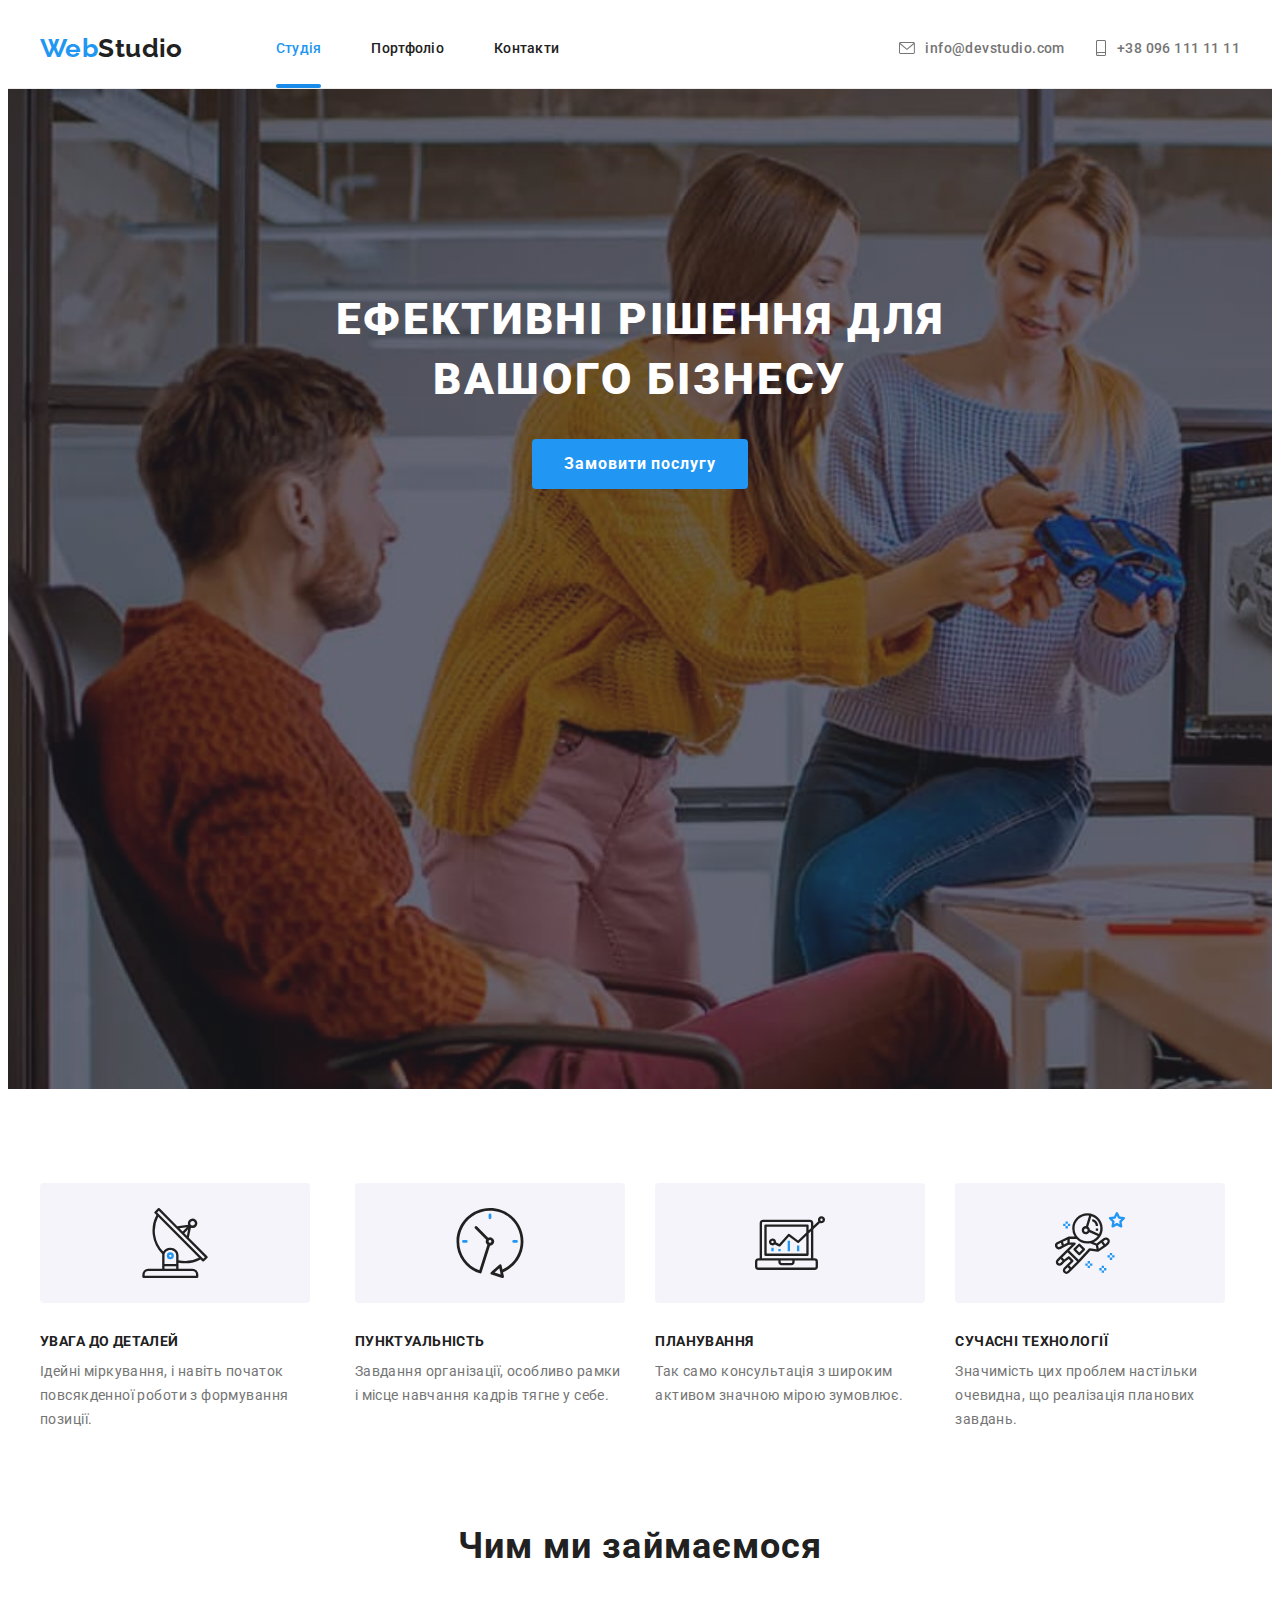
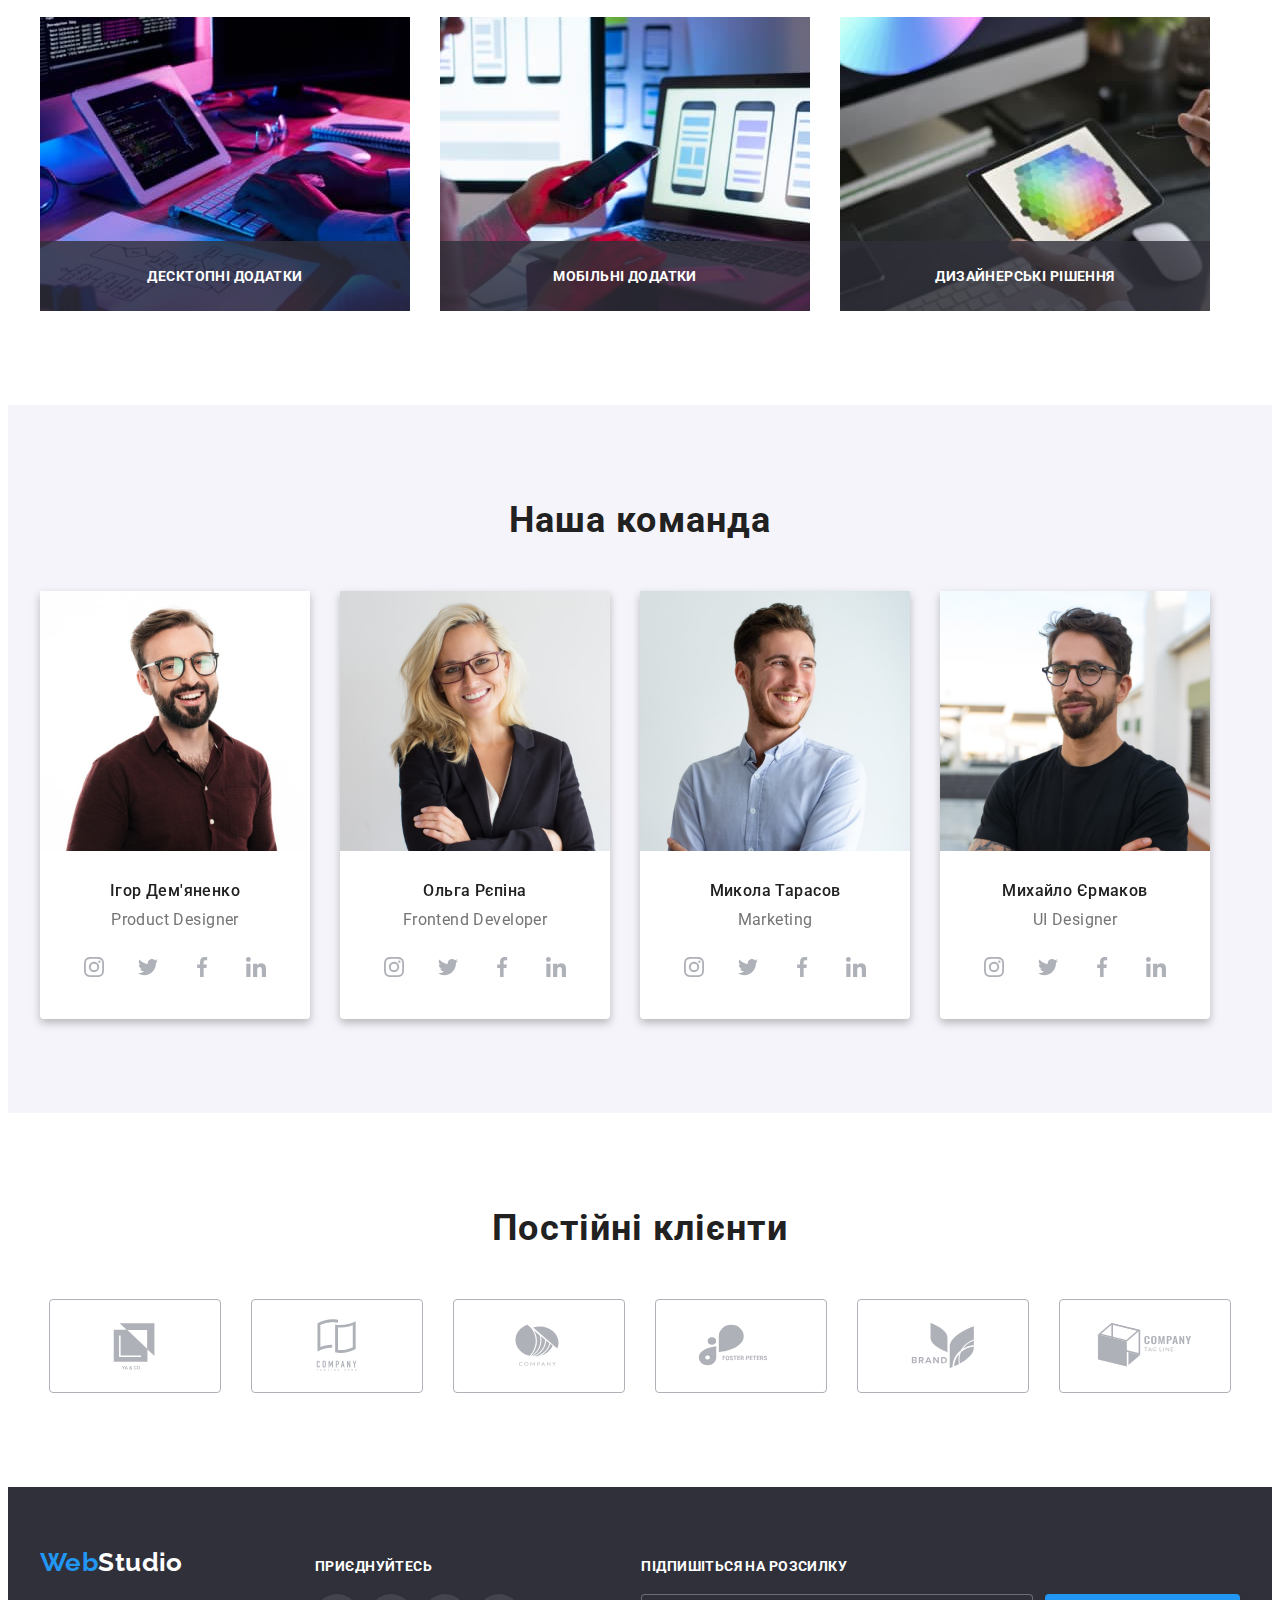
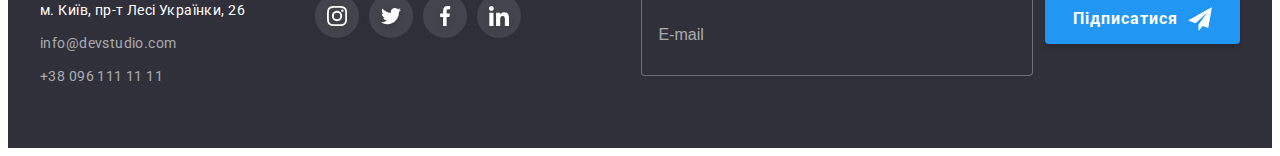
<file: index.html>
<!DOCTYPE html>
<html lang="uk">
  <head>
    <meta charset="UTF-8" />
    <meta http-equiv="X-UA-Compatible" content="IE=edge" />
    <meta name="viewport" content="width=device-width, initial-scale=1.0" />
    <title>Студія</title>
    <link rel="preconnect" href="https://fonts.googleapis.com" />
    <link rel="preconnect" href="https://fonts.gstatic.com" crossorigin />
    <link
      href="https://fonts.googleapis.com/css2?family=Raleway:wght@700&family=Roboto:wght@400;500;700;900&display=swap"
      rel="stylesheet"
    />
    <link
      rel="stylesheet"
      href="https://cdnjs.cloudflare.com/ajax/libs/modern-normalize/1.1.0/modern-normalize.min.css"
      integrity="sha512-wpPYUAdjBVSE4KJnH1VR1HeZfpl1ub8YT/NKx4PuQ5NmX2tKuGu6U/JRp5y+Y8XG2tV+wKQpNHVUX03MfMFn9Q=="
      crossorigin="anonymous"
      referrerpolicy="no-referrer"
    />
    <link rel="stylesheet" href="./css/styles.css" />
  </head>

  <body>
    <!-- Шапка сайту -->
    <header class="menu">
      <div class="main-nav container">
        <nav class="navi">
          <a class="logo link" href="./index.html">Web<span class="logo-text-header">Studio</span></a>

          <ul class="navi-items list">
            <li class="item">
              <a class="header-link current" href="./index.html">Студія</a>
            </li>
            <li class="item">
              <a class="header-link" href="./portfolio.html">Портфоліо</a>
            </li>
            <li class="item"><a class="header-link" href="#">Контакти</a></li>
          </ul>
        </nav>

        <ul class="navi-contacts list">
          <li class="item">
            <a class="navi-link" href="mailto:info@devstudio.com">
              <svg class="navi-icon" width="16" height="12">
                <use href="./images/sprite.svg#icon-envelope"></use>
              </svg>
              info@devstudio.com</a
            >
          </li>
          <li class="item">
            <a class="navi-link" href="tel:+380961111111">
              <svg class="navi-icon" width="12" height="16">
                <use href="./images/sprite.svg#icon-smartphone"></use></svg
              >+38 096 111 11 11</a
            >
          </li>
        </ul>
      </div>
    </header>

    <main>
      <!-- Герой -->
      <section class="hero overlay">
        <div class="container">
          <h1 class="hero-title capitalize">Ефективні рішення для вашого бізнесу</h1>
          <button class="btn-primary" type="button" data-modal-open>Замовити послугу</button>
        </div>
      </section>

      <!-- Особливості -->
      <section class="features section">
        <div class="container">
          <h2 class="visually-hidden">Наші особливості</h2>
          <ul class="features-list list">
            <li class="features-item">
              <div class="thumb">
                <svg class="features-icon" width="70" height="70">
                  <use href="./images/sprite.svg#icon-antenna"></use>
                </svg>
              </div>
              <h3 class="features-title capitalize">Увага до деталей</h3>
              <p class="features-desc">Ідейні міркування, і навіть початок повсякденної роботи з формування позиції.</p>
            </li>
            <li class="features-item">
              <div class="thumb">
                <svg class="features-icon" width="70" height="70">
                  <use href="./images/sprite.svg#icon-clock"></use>
                </svg>
              </div>
              <h3 class="features-title capitalize">Пунктуальність</h3>
              <p class="features-desc">Завдання організації, особливо рамки і місце навчання кадрів тягне у себе.</p>
            </li>
            <li class="features-item">
              <div class="thumb">
                <svg class="features-icon" width="70" height="70">
                  <use href="./images/sprite.svg#icon-diagram"></use>
                </svg>
              </div>
              <h3 class="features-title capitalize">Планування</h3>
              <p class="features-desc">Так само консультація з широким активом значною мірою зумовлює.</p>
            </li>
            <li class="features-item">
              <div class="thumb">
                <svg class="features-icon" width="70" height="70">
                  <use href="./images/sprite.svg#icon-astronaut"></use>
                </svg>
              </div>
              <h3 class="features-title capitalize">Сучасні технології</h3>
              <p class="features-desc">Значимість цих проблем настільки очевидна, що реалізація планових завдань.</p>
            </li>
          </ul>
        </div>
      </section>

      <!-- Чим ми займаємося -->
      <section class="activities section">
        <div class="container">
          <h2 class="section-title">Чим ми займаємося</h2>
          <ul class="activities-list list">
            <li class="activities-item">
              <img class="activities-img" src="./images/box1.jpg" alt="Верстка макету" width="370" height="294" />
              <p class="activities-desc capitalize">Десктопні додатки</p>
            </li>
            <li class="activities-item">
              <img
                class="activities-img"
                src="./images/box2.jpg"
                alt="Адаптація для гаджетів"
                width="370"
                height="294"
              />
              <p class="activities-desc capitalize">Мобільні додатки</p>
            </li>
            <li class="activities-item">
              <img class="activities-img" src="./images/box3.jpg" alt="Стилізація сайту" width="370" height="294" />
              <p class="activities-desc capitalize">Дизайнерські рішення</p>
            </li>
          </ul>
        </div>
      </section>

      <!-- Наша команда -->
      <section class="team section">
        <div class="container">
          <h2 class="section-title">Наша команда</h2>
          <ul class="team-list list">
            <li class="team-item">
              <img class="team-img" src="./images/member1.jpg" width="270" height="260" alt="Ігор Дем'яненко" />
              <div class="team-desc">
                <h3 class="team-name">Ігор Дем'яненко</h3>
                <p class="team-role">Product Designer</p>
                <ul class="team-social-links list">
                  <li class="thumb">
                    <a class="team-link" href="#">
                      <svg class="team-icon" width="20" height="20">
                        <use href="./images/sprite.svg#icon-instagram"></use>
                      </svg>
                    </a>
                  </li>
                  <li class="thumb">
                    <a class="team-link" href="#">
                      <svg class="team-icon" width="20" height="20">
                        <use href="./images/sprite.svg#icon-twitter"></use>
                      </svg>
                    </a>
                  </li>
                  <li class="thumb">
                    <a class="team-link" href="#">
                      <svg class="team-icon" width="20" height="20">
                        <use href="./images/sprite.svg#icon-facebook"></use>
                      </svg>
                    </a>
                  </li>
                  <li class="thumb">
                    <a class="team-link" href="#">
                      <svg class="team-icon" width="20" height="20">
                        <use href="./images/sprite.svg#icon-linkedin"></use>
                      </svg>
                    </a>
                  </li>
                </ul>
              </div>
            </li>

            <li class="team-item">
              <img class="team-img" src="./images/member2.jpg" width="270" height="260" alt="Ольга Рєпіна" />
              <div class="team-desc">
                <h3 class="team-name">Ольга Рєпіна</h3>
                <p class="team-role">Frontend Developer</p>
                <ul class="team-social-links list">
                  <li class="thumb">
                    <a class="team-link" href="#">
                      <svg class="team-icon" width="20" height="20">
                        <use href="./images/sprite.svg#icon-instagram"></use>
                      </svg>
                    </a>
                  </li>
                  <li class="thumb">
                    <a class="team-link" href="#">
                      <svg class="team-icon" width="20" height="20">
                        <use href="./images/sprite.svg#icon-twitter"></use>
                      </svg>
                    </a>
                  </li>
                  <li class="thumb">
                    <a class="team-link" href="#">
                      <svg class="team-icon" width="20" height="20">
                        <use href="./images/sprite.svg#icon-facebook"></use>
                      </svg>
                    </a>
                  </li>
                  <li class="thumb">
                    <a class="team-link" href="#">
                      <svg class="team-icon" width="20" height="20">
                        <use href="./images/sprite.svg#icon-linkedin"></use>
                      </svg>
                    </a>
                  </li>
                </ul>
              </div>
            </li>

            <li class="team-item">
              <img class="team-img" src="./images/member3.jpg" width="270" height="260" alt="Микола Тарасов" />
              <div class="team-desc">
                <h3 class="team-name">Микола Тарасов</h3>
                <p class="team-role">Marketing</p>
                <ul class="team-social-links list">
                  <li class="thumb">
                    <a class="team-link" href="#">
                      <svg class="team-icon" width="20" height="20">
                        <use href="./images/sprite.svg#icon-instagram"></use>
                      </svg>
                    </a>
                  </li>
                  <li class="thumb">
                    <a class="team-link" href="#">
                      <svg class="team-icon" width="20" height="20">
                        <use href="./images/sprite.svg#icon-twitter"></use>
                      </svg>
                    </a>
                  </li>
                  <li class="thumb">
                    <a class="team-link" href="#">
                      <svg class="team-icon" width="20" height="20">
                        <use href="./images/sprite.svg#icon-facebook"></use>
                      </svg>
                    </a>
                  </li>
                  <li class="thumb">
                    <a class="team-link" href="#">
                      <svg class="team-icon" width="20" height="20">
                        <use href="./images/sprite.svg#icon-linkedin"></use>
                      </svg>
                    </a>
                  </li>
                </ul>
              </div>
            </li>

            <li class="team-item">
              <img class="team-img" src="./images/member4.jpg" width="270" height="260" alt="Михайло Єрмаков" />
              <div class="team-desc">
                <h3 class="team-name">Михайло Єрмаков</h3>
                <p class="team-role">UI Designer</p>
                <ul class="team-social-links list">
                  <li class="thumb">
                    <a class="team-link" href="#">
                      <svg class="team-icon" width="20" height="20">
                        <use href="./images/sprite.svg#icon-instagram"></use>
                      </svg>
                    </a>
                  </li>
                  <li class="thumb">
                    <a class="team-link" href="#">
                      <svg class="team-icon" width="20" height="20">
                        <use href="./images/sprite.svg#icon-twitter"></use>
                      </svg>
                    </a>
                  </li>
                  <li class="thumb">
                    <a class="team-link" href="#">
                      <svg class="team-icon" width="20" height="20">
                        <use href="./images/sprite.svg#icon-facebook"></use>
                      </svg>
                    </a>
                  </li>
                  <li class="thumb">
                    <a class="team-link" href="#">
                      <svg class="team-icon" width="20" height="20">
                        <use href="./images/sprite.svg#icon-linkedin"></use>
                      </svg>
                    </a>
                  </li>
                </ul>
              </div>
            </li>
          </ul>
        </div>
      </section>

      <section class="clients section">
        <div class="container">
          <h2 class="section-title">Постійні клієнти</h2>

          <ul class="clients-list list">
            <li class="clients-item">
              <a class="clients-link" href="#">
                <svg class="client-icon" width="106" height="60">
                  <use href="./images/sprite.svg#icon-clientfirst"></use>
                </svg>
              </a>
            </li>

            <li class="clients-item">
              <a class="clients-link" href="#">
                <svg class="client-icon" width="106" height="60">
                  <use href="./images/sprite.svg#icon-clientsecond"></use>
                </svg>
              </a>
            </li>

            <li class="clients-item">
              <a class="clients-link" href="#">
                <svg class="client-icon" width="106" height="60">
                  <use href="./images/sprite.svg#icon-clientthird"></use>
                </svg>
              </a>
            </li>

            <li class="clients-item">
              <a class="clients-link" href="#">
                <svg class="client-icon" width="106" height="60">
                  <use href="./images/sprite.svg#icon-clientfourth"></use>
                </svg>
              </a>
            </li>

            <li class="clients-item">
              <a class="clients-link" href="#">
                <svg class="client-icon" width="106" height="60">
                  <use href="./images/sprite.svg#icon-clientfifth"></use>
                </svg>
              </a>
            </li>

            <li class="clients-item">
              <a class="clients-link" href="#">
                <svg class="client-icon" width="106" height="60">
                  <use href="./images/sprite.svg#icon-clientsixth"></use>
                </svg>
              </a>
            </li>
          </ul>
        </div>
      </section>
    </main>

    <!-- Підвал -->
    <footer class="footer">
      <div class="container">
        <div class="footer-info">
          <a class="logo" href="./index.html">Web<span class="logo-text-footer">Studio</span></a>
          <address class="footer-contacts">
            <ul class="address-list list">
              <li class="address-item">
                <a
                  class="address-link"
                  href="https://goo.gl/maps/n3ZvedRcKPrbeR4S9"
                  target="_blank"
                  rel="noreferrer noopener nofollow"
                  >м. Київ, пр-т Лесі Українки, 26</a
                >
              </li>
              <li class="address-item">
                <a class="footer-link" href="mailto:info@devstudio.com">info@devstudio.com</a>
              </li>
              <li class="address-item">
                <a class="footer-link" href="tel:+380961111111">+38 096 111 11 11</a>
              </li>
            </ul>
          </address>
        </div>

        <div class="join-us">
          <p class="join-us-title capitalize">Приєднуйтесь</p>
          <ul class="join-us-links list">
            <li class="thumb">
              <a class="social-link-footer" href="#">
                <svg class="footer-icon" width="20" height="20">
                  <use href="./images/sprite.svg#icon-instagram"></use>
                </svg>
              </a>
            </li>
            <li class="thumb">
              <a class="social-link-footer" href="#">
                <svg class="footer-icon" width="20" height="20">
                  <use href="./images/sprite.svg#icon-twitter"></use>
                </svg>
              </a>
            </li>
            <li class="thumb">
              <a class="social-link-footer" href="#">
                <svg class="footer-icon" width="20" height="20">
                  <use href="./images/sprite.svg#icon-facebook"></use>
                </svg>
              </a>
            </li>
            <li class="thumb">
              <a class="social-link-footer" href="#">
                <svg class="footer-icon" width="20" height="20">
                  <use href="./images/sprite.svg#icon-linkedin"></use>
                </svg>
              </a>
            </li>
          </ul>
        </div>

        <div class="subscribe">
          <p class="subscribe-title capitalize">Підпишіться на розсилку</p>
          <form class="subscribe-form">
            <input class="subscribe-input" name="subscribe-email" type="email" placeholder="E-mail" required />
            <button class="btn-primary" type="submit">
              Підписатися
              <svg class="send-icon" width="24" height="24">
                <use href="./images/sprite.svg#icon-send"></use>
              </svg>
            </button>
          </form>
        </div>
      </div>
    </footer>

    <!-- Модалка -->
    <div class="backdrop is-hidden" data-modal>
      <div class="modal">
        <button class="modal-close-btn" type="button" data-modal-close>
          <svg class="modal-close-icon" width="18" height="18">
            <use href="./images/sprite.svg#icon-close-modal-btn"></use>
          </svg>
        </button>

        <form class="feedback-form">
          <p class="feedback-slogan">Залиште свої дані, ми вам передзвонимо</p>

          <div class="form-field">
            <label for="feedback-name" class="form-label"> Ім'я </label>
            <input type="text" class="form-input" name="feedback-name" id="feedback-name" required />

            <svg class="feedback-form-icon" width="18" height="18">
              <use href="./images/sprite.svg#icon-person"></use>
            </svg>
          </div>

          <div class="form-field">
            <label for="feedback-tel" class="form-label"> Телефон </label>
            <input type="tel" class="form-input" name="feedback-tel" id="feedback-tel" required />

            <svg class="feedback-form-icon" width="18" height="18">
              <use href="./images/sprite.svg#icon-phone"></use>
            </svg>
          </div>

          <div class="form-field">
            <label for="feedback-email" class="form-label"> Пошта </label>
            <input type="text" class="form-input" name="feedback-email" id="feedback-email" required />

            <svg class="feedback-form-icon" width="18" height="18">
              <use href="./images/sprite.svg#icon-email"></use>
            </svg>
          </div>

          <div class="form-field comment">
            <label for="comment" class="form-label">Коментарій</label>
            <textarea class="comment-input" name="comment" id="comment" rows="5" placeholder="Введіть текст"></textarea>
          </div>

          <div class="check-container">
            <label class="check option unselectable">
              <input class="check__input" type="checkbox" required />
              <span class="check__box">
                <svg class="checkmark-icon" width="11" height="8">
                  <use href="./images/sprite.svg#icon-check-mark"></use>
                </svg>
              </span>
              Погоджуюся з розсилкою та приймаю<a class="checkbox-link" href="#">Умови договору</a>
            </label>
          </div>

          <button class="btn-primary" type="submit">Відправити</button>
        </form>
      </div>
    </div>

    <script src="./js/modal.js"></script>
  </body>
</html>
</file>
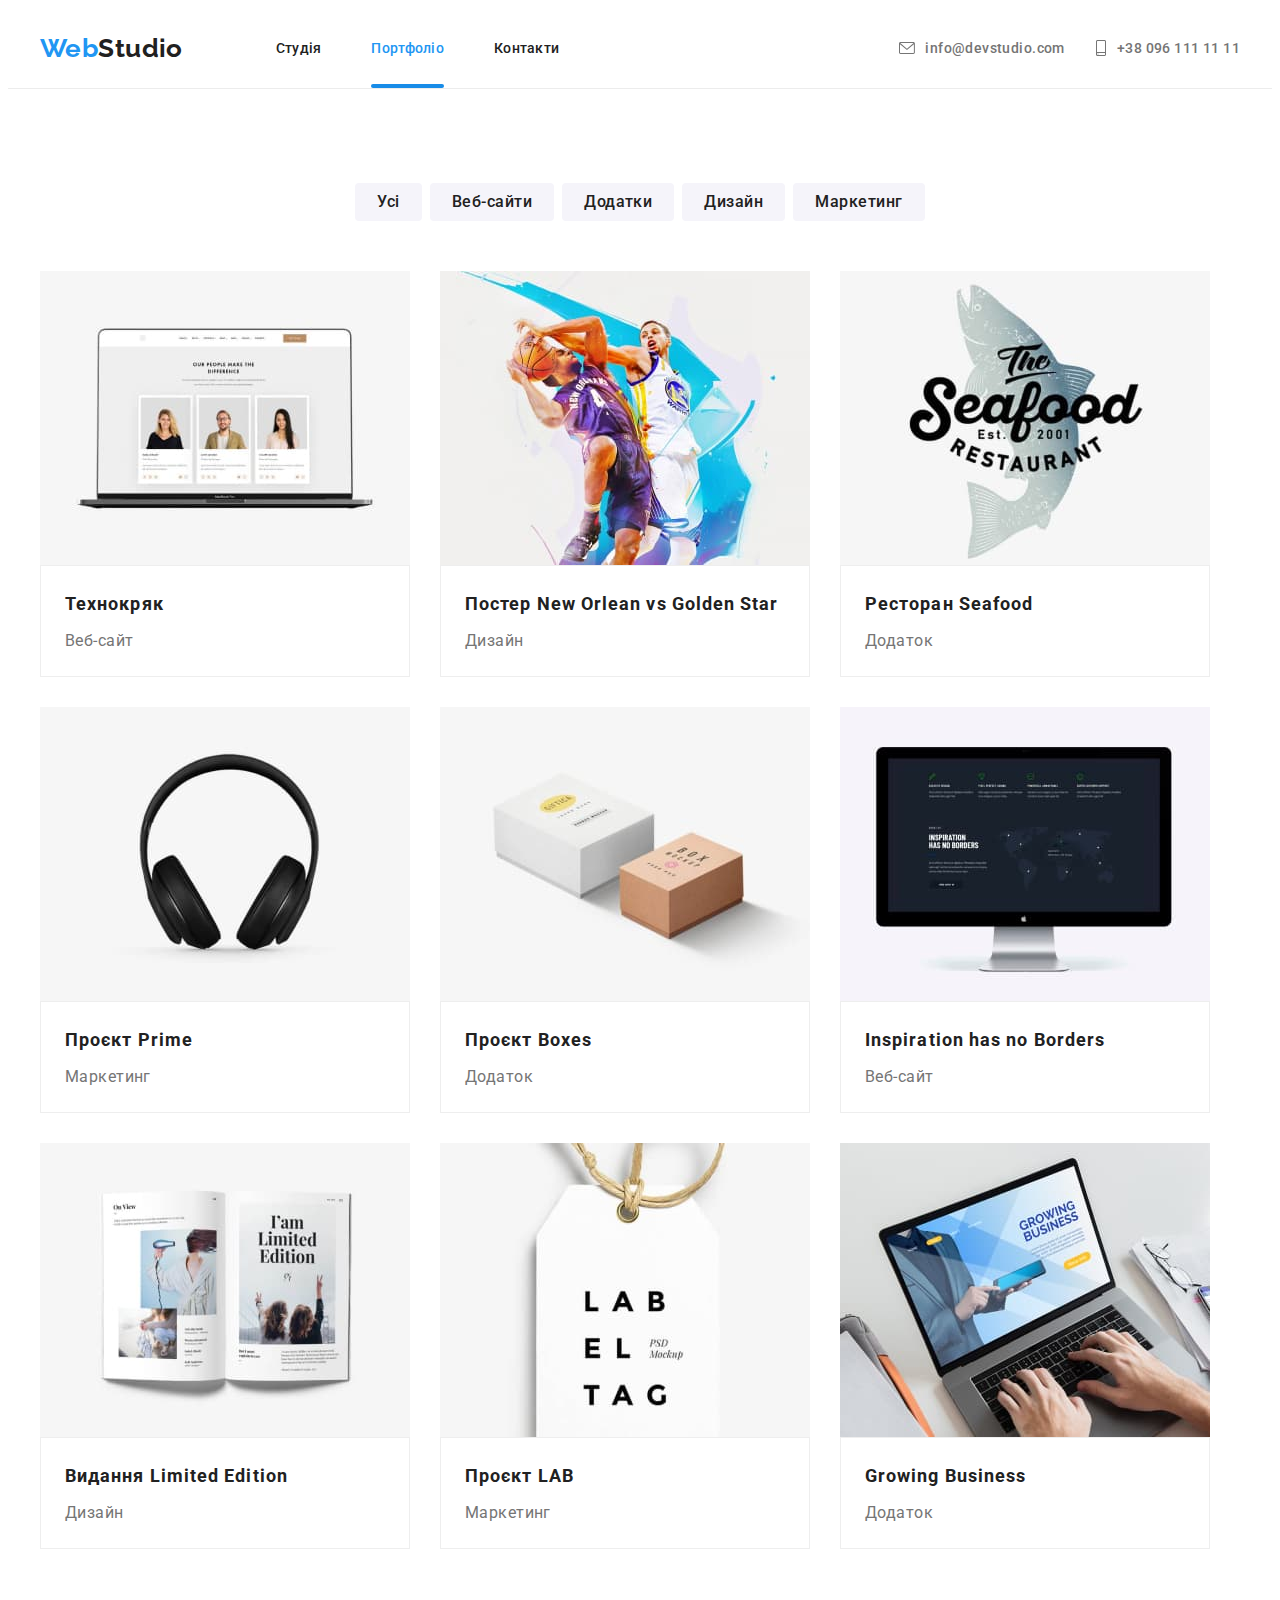
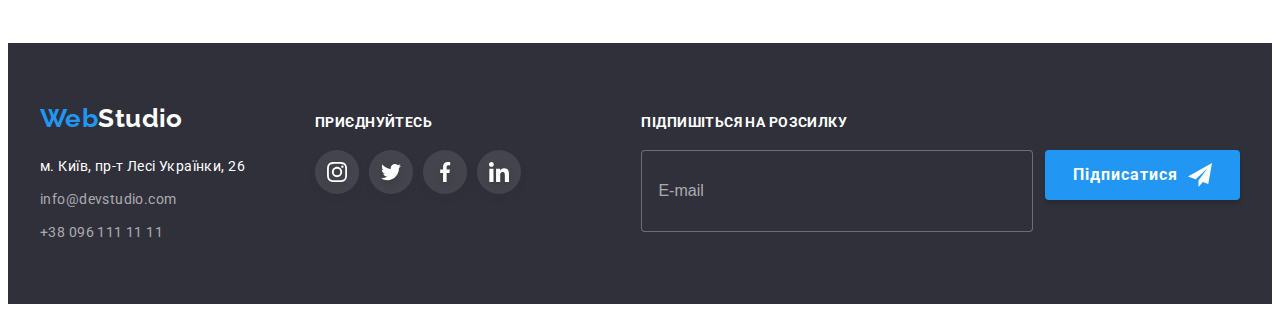
<file: portfolio.html>
<!DOCTYPE html>
<html lang="uk">
  <head>
    <meta charset="UTF-8" />
    <meta http-equiv="X-UA-Compatible" content="IE=edge" />
    <meta name="viewport" content="width=device-width, initial-scale=1.0" />
    <title>Портфоліо</title>
    <link rel="preconnect" href="https://fonts.googleapis.com" />
    <link rel="preconnect" href="https://fonts.gstatic.com" crossorigin />
    <link
      href="https://fonts.googleapis.com/css2?family=Raleway:wght@700&family=Roboto:wght@400;500;700;900&display=swap"
      rel="stylesheet"
    />
    <link
      rel="stylesheet"
      href="https://cdnjs.cloudflare.com/ajax/libs/modern-normalize/1.1.0/modern-normalize.min.css"
      integrity="sha512-wpPYUAdjBVSE4KJnH1VR1HeZfpl1ub8YT/NKx4PuQ5NmX2tKuGu6U/JRp5y+Y8XG2tV+wKQpNHVUX03MfMFn9Q=="
      crossorigin="anonymous"
      referrerpolicy="no-referrer"
    />
    <link rel="stylesheet" href="./css/styles.css" />
  </head>
  <body>
    <!-- Шапка сайту -->
    <header class="menu">
      <div class="main-nav container">
        <nav class="navi">
          <a class="logo link" href="./index.html">Web<span class="logo-text-header">Studio</span></a>

          <ul class="navi-items list">
            <li class="item">
              <a class="header-link" href="./index.html">Студія</a>
            </li>
            <li class="item">
              <a class="header-link current" href="./portfolio.html">Портфоліо</a>
            </li>
            <li class="item"><a class="header-link" href="#">Контакти</a></li>
          </ul>
        </nav>

        <ul class="navi-contacts list">
          <li class="item">
            <a class="navi-link" href="mailto:info@devstudio.com">
              <svg class="navi-icon" width="16" height="12">
                <use href="./images/sprite.svg#icon-envelope"></use>
              </svg>
              info@devstudio.com</a
            >
          </li>
          <li class="item">
            <a class="navi-link" href="tel:+380961111111">
              <svg class="navi-icon" width="12" height="16">
                <use href="./images/sprite.svg#icon-smartphone"></use></svg
              >+38 096 111 11 11</a
            >
          </li>
        </ul>
      </div>
    </header>

    <main>
      <section class="portfolio section">
        <div class="container">
          <h1 class="visually-hidden">Наші проєкти</h1>
          <ul class="filter-items list">
            <li class="item">
              <button type="button" class="btn-secondary">Усі</button>
            </li>
            <li class="item">
              <button type="button" class="btn-secondary">Веб-сайти</button>
            </li>
            <li class="item">
              <button type="button" class="btn-secondary">Додатки</button>
            </li>
            <li class="item">
              <button type="button" class="btn-secondary">Дизайн</button>
            </li>
            <li class="item">
              <button type="button" class="btn-secondary">Маркетинг</button>
            </li>
          </ul>

          <ul class="cards list">
            <li class="card">
              <a class="card-link" href="#">
                <div class="card-thumb">
                  <img class="card-img" src="./images/project1.jpg" width="370" height="294" alt="Технокряк" />
                  <div class="card-overlay">
                    <p class="card-overlay-desc">
                      Ресурс пропонує комплексні пропозиції з різним рівнем функціоналу та сервісів. Все це дозволить
                      відвідувачу отримати вичерпні відомості про компанію чи приватну особу.
                    </p>
                  </div>
                </div>

                <div class="card-desc">
                  <h2 class="card-title">Технокряк</h2>
                  <p class="card-type">Веб-сайт</p>
                </div>
              </a>
            </li>

            <li class="card">
              <a class="card-link" href="#">
                <div class="card-thumb">
                  <img
                    class="card-img"
                    src="./images/project2.jpg"
                    width="370"
                    height="294"
                    alt="Постер New Orlean vs Golden Star"
                  />
                  <div class="card-overlay">
                    <p class="card-overlay-desc">
                      Ресурс пропонує комплексні пропозиції з різним рівнем функціоналу та сервісів. Все це дозволить
                      відвідувачу отримати вичерпні відомості про компанію чи приватну особу.
                    </p>
                  </div>
                </div>

                <div class="card-desc">
                  <h2 class="card-title">Постер New Orlean vs Golden Star</h2>
                  <p class="card-type">Дизайн</p>
                </div>
              </a>
            </li>

            <li class="card">
              <a class="card-link" href="#">
                <div class="card-thumb">
                  <img class="card-img" src="./images/project3.jpg" width="370" height="294" alt="Ресторан Seafood" />
                  <div class="card-overlay">
                    <p class="card-overlay-desc">
                      Ресурс пропонує комплексні пропозиції з різним рівнем функціоналу та сервісів. Все це дозволить
                      відвідувачу отримати вичерпні відомості про компанію чи приватну особу.
                    </p>
                  </div>
                </div>

                <div class="card-desc">
                  <h2 class="card-title">Ресторан Seafood</h2>
                  <p class="card-type">Додаток</p>
                </div>
              </a>
            </li>

            <li class="card">
              <a class="card-link" href="#">
                <div class="card-thumb">
                  <img class="card-img" src="./images/project4.jpg" width="370" height="294" alt="Проєкт Prime" />
                  <div class="card-overlay">
                    <p class="card-overlay-desc">
                      Ресурс пропонує комплексні пропозиції з різним рівнем функціоналу та сервісів. Все це дозволить
                      відвідувачу отримати вичерпні відомості про компанію чи приватну особу.
                    </p>
                  </div>
                </div>

                <div class="card-desc">
                  <h2 class="card-title">Проєкт Prime</h2>
                  <p class="card-type">Маркетинг</p>
                </div>
              </a>
            </li>

            <li class="card">
              <a class="card-link" href="#">
                <div class="card-thumb">
                  <img class="card-img" src="./images/project5.jpg" width="370" height="294" alt="Проєкт Boxes" />
                  <div class="card-overlay">
                    <p class="card-overlay-desc">
                      Ресурс пропонує комплексні пропозиції з різним рівнем функціоналу та сервісів. Все це дозволить
                      відвідувачу отримати вичерпні відомості про компанію чи приватну особу.
                    </p>
                  </div>
                </div>

                <div class="card-desc">
                  <h2 class="card-title">Проєкт Boxes</h2>
                  <p class="card-type">Додаток</p>
                </div>
              </a>
            </li>

            <li class="card">
              <a class="card-link" href="#">
                <div class="card-thumb">
                  <img
                    class="card-img"
                    src="./images/project6.jpg"
                    width="370"
                    height="294"
                    alt="Inspiration has no Borders"
                  />
                  <div class="card-overlay">
                    <p class="card-overlay-desc">
                      Ресурс пропонує комплексні пропозиції з різним рівнем функціоналу та сервісів. Все це дозволить
                      відвідувачу отримати вичерпні відомості про компанію чи приватну особу.
                    </p>
                  </div>
                </div>

                <div class="card-desc">
                  <h2 class="card-title">Inspiration has no Borders</h2>
                  <p class="card-type">Веб-сайт</p>
                </div>
              </a>
            </li>

            <li class="card">
              <a class="card-link" href="#">
                <div class="card-thumb">
                  <img
                    class="card-img"
                    src="./images/project7.jpg"
                    width="370"
                    height="294"
                    alt="Видання Limited Edition"
                  />
                  <div class="card-overlay">
                    <p class="card-overlay-desc">
                      Ресурс пропонує комплексні пропозиції з різним рівнем функціоналу та сервісів. Все це дозволить
                      відвідувачу отримати вичерпні відомості про компанію чи приватну особу.
                    </p>
                  </div>
                </div>

                <div class="card-desc">
                  <h2 class="card-title">Видання Limited Edition</h2>
                  <p class="card-type">Дизайн</p>
                </div>
              </a>
            </li>

            <li class="card">
              <a class="card-link" href="#">
                <div class="card-thumb">
                  <img class="card-img" src="./images/project8.jpg" width="370" height="294" alt="Проєкт LAB" />
                  <div class="card-overlay">
                    <p class="card-overlay-desc">
                      Ресурс пропонує комплексні пропозиції з різним рівнем функціоналу та сервісів. Все це дозволить
                      відвідувачу отримати вичерпні відомості про компанію чи приватну особу.
                    </p>
                  </div>
                </div>

                <div class="card-desc">
                  <h2 class="card-title">Проєкт LAB</h2>
                  <p class="card-type">Маркетинг</p>
                </div>
              </a>
            </li>

            <li class="card">
              <a class="card-link" href="#">
                <div class="card-thumb">
                  <img class="card-img" src="./images/project9.jpg" width="370" height="294" alt="Growing Business" />
                  <div class="card-overlay">
                    <p class="card-overlay-desc">
                      Ресурс пропонує комплексні пропозиції з різним рівнем функціоналу та сервісів. Все це дозволить
                      відвідувачу отримати вичерпні відомості про компанію чи приватну особу.
                    </p>
                  </div>
                </div>

                <div class="card-desc">
                  <h2 class="card-title">Growing Business</h2>
                  <p class="card-type">Додаток</p>
                </div>
              </a>
            </li>
          </ul>
        </div>
      </section>
    </main>

    <!-- Підвал -->
    <footer class="footer">
      <div class="container">
        <div class="footer-info">
          <a class="logo" href="./index.html">Web<span class="logo-text-footer">Studio</span></a>
          <address class="footer-contacts">
            <ul class="address-list list">
              <li class="address-item">
                <a
                  class="address-link"
                  href="https://goo.gl/maps/n3ZvedRcKPrbeR4S9"
                  target="_blank"
                  rel="noreferrer noopener nofollow"
                  >м. Київ, пр-т Лесі Українки, 26</a
                >
              </li>
              <li class="address-item">
                <a class="footer-link" href="mailto:info@devstudio.com">info@devstudio.com</a>
              </li>
              <li class="address-item">
                <a class="footer-link" href="tel:+380961111111">+38 096 111 11 11</a>
              </li>
            </ul>
          </address>
        </div>

        <div class="join-us">
          <p class="join-us-title capitalize">Приєднуйтесь</p>
          <ul class="join-us-links list">
            <li class="thumb">
              <a class="social-link-footer" href="#">
                <svg class="footer-icon" width="20" height="20">
                  <use href="./images/sprite.svg#icon-instagram"></use>
                </svg>
              </a>
            </li>
            <li class="thumb">
              <a class="social-link-footer" href="#">
                <svg class="footer-icon" width="20" height="20">
                  <use href="./images/sprite.svg#icon-twitter"></use>
                </svg>
              </a>
            </li>
            <li class="thumb">
              <a class="social-link-footer" href="#">
                <svg class="footer-icon" width="20" height="20">
                  <use href="./images/sprite.svg#icon-facebook"></use>
                </svg>
              </a>
            </li>
            <li class="thumb">
              <a class="social-link-footer" href="#">
                <svg class="footer-icon" width="20" height="20">
                  <use href="./images/sprite.svg#icon-linkedin"></use>
                </svg>
              </a>
            </li>
          </ul>
        </div>

        <div class="subscribe">
          <p class="subscribe-title capitalize">Підпишіться на розсилку</p>
          <form class="subscribe-form">
            <input class="subscribe-input" name="subscribe-email" type="email" placeholder="E-mail" required />
            <button class="btn-primary" type="submit">
              Підписатися
              <svg class="send-icon" width="24" height="24">
                <use href="./images/sprite.svg#icon-send"></use>
              </svg>
            </button>
          </form>
        </div>
      </div>
    </footer>
  </body>
</html>
</file>
<file: css/styles.css>
/* 2196F3 blue logo color */
/* 000000 black logo color */
/* FFFFFF white main bgd color */
/* 212121 main font color */
/* 757575 tel color */
/* 757575 p color */

:root {
  --main-font-color: #212121;
  --main-bgd-color: #ffffff;
  --paragraph-color: #757575;
  --primary-logo-color: #2196f3;
  --contacts-color: rgba(255, 255, 255, 0.6);
  --btn-secondary-color: #f5f4fa;
  --btn-active-color: #188ce8;
  --card-border-color: #eeeeee;
  --footer-bgd-color: #2f303a;
  --border-color: #ececec;
  --team-icon-color: #afb1b8;
  --social-links-footer-color: rgba(255, 255, 255, 0.1);
  --activities-bgd-color: rgba(47, 48, 58, 0.8);
  --backdrop-bgd-color: rgba(0, 0, 0, 0.1);
  --card-overlay-bgd-color: rgba(33, 150, 243, 0.9);
  --input-border-color: rgba(33, 33, 33, 0.2);
  --placeholder-color: rgba(117, 117, 117, 0.5);
  --footer-input-border-color: rgba(255, 255, 255, 0.3);

  --time-function: 250ms cubic-bezier(0.4, 0, 0.2, 1);
}

body {
  background-color: var(--main-bgd-color);
  color: var(--main-font-color);
  font-family: 'Roboto', sans-serif;
  font-size: 14px;
  letter-spacing: 0.03em;
}

h1,
h2,
h3,
h4,
h5,
h6,
p {
  margin: 0;
}

img {
  display: block;
  max-width: 100%;
  height: auto;
}

textarea {
  resize: none;
}

.visually-hidden {
  position: absolute;
  width: 1px;
  height: 1px;
  margin: -1px;
  border: 0;
  padding: 0;
  white-space: nowrap;
  clip-path: inset(100%);
  clip: rect(0 0 0 0);
  overflow: hidden;
}

.unselectable {
  -webkit-touch-callout: none;
  -webkit-user-select: none;
  -khtml-user-select: none;
  -moz-user-select: none;
  -ms-user-select: none;
  user-select: none;
}

.list {
  margin: 0;
  padding-left: 0;
  list-style: none;
}

.section {
  padding-top: 94px;
  padding-bottom: 94px;
}

.container {
  width: 1200px;
  margin: 0 auto;
  padding: 0 15px;
}

.capitalize {
  text-transform: uppercase;
}

/* Стилі шапки */
.menu {
  border-bottom: 1px solid var(--border-color);
}

.main-nav > .navi {
  display: flex;
  align-items: center;
}

.navi > .navi-items {
  display: flex;
}

.main-nav > .navi-contacts {
  display: flex;
  margin-left: auto;
}

.item > .navi-link {
  display: block;
  padding-top: 32px;
  padding-bottom: 32px;
}

.main-nav {
  display: flex;
  align-items: center;
}

.navi-items > .item:not(:last-child) {
  margin-right: 50px;
}

.navi-contacts > .item:not(:last-child) {
  margin-right: 30px;
}

.logo {
  color: var(--primary-logo-color);
  font-family: 'Raleway', sans-serif;
  font-weight: 700;
  font-size: 26px;
  line-height: calc(31 / 26);
  text-decoration: none;
}

.navi > .logo {
  display: block;
  margin-right: 93px;
}

.logo-text-header {
  color: var(--main-font-color);
}

.navi-items > .item {
  position: relative;
}

.item > .header-link {
  display: block;
  padding-top: 32px;
  padding-bottom: 32px;

  font-weight: 500;
  line-height: calc(16 / 14);
  letter-spacing: 0.02em;
  text-decoration: none;

  transition: color var(--time-function);
}

.item > .header-link:link,
.item > .header-link:visited {
  color: var(--main-font-color);
}

.item > .header-link:hover,
.item > .header-link:focus {
  color: var(--primary-logo-color);
}

.item > .header-link.current {
  color: var(--primary-logo-color);
}

.item > .header-link.current::after {
  position: absolute;
  display: block;
  left: 0;
  bottom: 0;

  content: '';
  width: 100%;
  height: 4px;

  background-color: var(--btn-active-color);
  border-radius: 2px;
}

.item > .navi-link {
  display: flex;
  align-items: center;
  color: var(--paragraph-color);
  font-weight: 500;
  text-decoration: none;

  transition: color var(--time-function);
}

.item > .navi-link:hover,
.item > .navi-link:focus {
  color: var(--primary-logo-color);
}

.navi-link > .navi-icon {
  margin-right: 10px;
}

.navi-link > .navi-icon {
  fill: currentColor;

  transition: color var(--time-function);
}

.navi-link > .navi-icon:hover {
  fill: var(--primary-logo-color);
}

/* Стилі героя */
.hero {
  padding: 200px 0;

  background-color: var(--footer-bgd-color);
  text-align: center;
}

.overlay {
  max-width: 1600px;
  height: 600px;
  margin: 0 auto;
  background-image: linear-gradient(to right, rgba(47, 48, 58, 0.4), rgba(47, 48, 58, 0.4)), url(../images/hero.jpg);
  background-repeat: no-repeat;
  background-size: cover;
}

.hero-title {
  display: inline-block;

  width: 696px;
  margin-bottom: 30px;
  color: var(--main-bgd-color);
  font-weight: 900;
  font-size: 44px;
  line-height: calc(60 / 44);
  letter-spacing: 0.06em;
}

/* Button-primary */
.btn-primary {
  display: block;
  margin: 0 auto;
  padding: 10px 32px;

  font-family: inherit;
  color: var(--main-bgd-color);
  background-color: var(--primary-logo-color);
  font-weight: 700;
  font-size: 16px;
  line-height: calc(30 / 16);
  letter-spacing: 0.06em;
  border-radius: 4px;
  border: none;
  cursor: pointer;
}

.btn-primary:active {
  background-color: var(--btn-active-color);
}

/* Стилі заголовків секцій */
.section-title {
  margin-bottom: 50px;

  font-size: 36px;
  line-height: calc(42 / 36);
  text-align: center;
  letter-spacing: 0.03em;
}

/* Стилі особливостей */
.features-list {
  display: flex;
}

.features-list > .features-item:not(:last-child) {
  margin-right: 30px;
}

.features-title {
  margin-bottom: 10px;

  font-size: 14px;
  line-height: calc(16 / 14);
}

.features-desc {
  color: var(--paragraph-color);
  line-height: calc(24 / 14);
}

.features-item > .thumb {
  display: flex;
  width: 270px;
  height: 120px;
  margin-bottom: 30px;
  align-items: center;
  justify-content: center;

  background-color: var(--btn-secondary-color);
  border-radius: 4px;
}

/* Чим ми займаємося */
.activities {
  padding-top: 0;
}

.activities-list {
  display: flex;
}

.activities-list > .activities-item:not(:last-child) {
  margin-right: 30px;
}

.activities-item {
  position: relative;
}

.activities-desc {
  position: absolute;
  content: '';
  display: flex;
  justify-content: center;
  align-items: center;

  left: 0;
  bottom: 0;

  width: 100%;
  height: 70px;

  font-weight: 700;
  line-height: calc(16 / 14);
  background-color: var(--activities-bgd-color);
  color: var(--main-bgd-color);
}

/* Стилі нашої команди */
.team {
  background-color: var(--btn-secondary-color);
}

.team-list {
  display: flex;
}

.team-list > .team-item {
  background-color: var(--main-bgd-color);
  filter: drop-shadow(0px 4px 4px rgba(0, 0, 0, 0.25));
  border-radius: 0px 0px 4px 4px;
}

.team-list > .team-item:not(:last-child) {
  margin-right: 30px;
}

.team-desc {
  padding: 30px 0;
}

.team-name {
  margin-bottom: 10px;

  font-weight: 500;
  font-size: 16px;
  line-height: calc(19 / 16);
  text-align: center;
}

.team-role {
  margin-bottom: 16px;
  color: var(--paragraph-color);
  font-size: 16px;
  line-height: calc(19 / 16);
  text-align: center;
}

.team-social-links {
  display: flex;
  justify-content: center;
}

.thumb > .team-link {
  display: flex;
  justify-content: center;
  align-items: center;
  width: 44px;
  height: 44px;

  color: var(--team-icon-color);
  border-radius: 50%;

  transition: color var(--time-function), background-color var(--time-function);
}

.thumb > .team-link:hover,
.thumb > .team-link:focus {
  background-color: var(--primary-logo-color);
  color: var(--main-bgd-color);
}

.team-social-links > .thumb:not(:last-child) {
  margin-right: 10px;
}

.team-icon {
  fill: currentColor;
}

/* Постійні клієнти */
.clients-list {
  display: flex;
  justify-content: center;
  align-items: center;
}

.clients-item > .clients-link {
  display: flex;
  align-items: center;
  justify-content: center;

  width: 170px;
  height: 92px;

  color: var(--team-icon-color);
  border-radius: 4px;
  border: 1px solid var(--team-icon-color);

  transition: color var(--time-function);
}

.clients-item > .clients-link:hover,
.clients-item > .clients-link:focus {
  border-color: var(--primary-logo-color);
  color: var(--primary-logo-color);
}

.clients-item:not(:last-child) {
  margin-right: 30px;
}

.client-icon {
  fill: currentColor;
}

/* Стилі підвалу */
.footer > .container {
  display: flex;
  align-items: baseline;
}

.footer-info {
  margin-right: 70px;
}

.footer {
  padding: 60px 0;

  background-color: var(--footer-bgd-color);
}

.footer .logo {
  display: inline-block;
  margin-bottom: 20px;
}

.logo-text-footer {
  color: var(--main-bgd-color);
}

.address-list > .address-item:not(:last-child) {
  margin-bottom: 9px;
}

.address-item > .address-link {
  color: var(--main-bgd-color);
  font-style: normal;
  font-weight: 400;
  line-height: calc(24 / 14);
  text-decoration: none;

  transition: color var(--time-function);
}

.address-item > .address-link:hover,
.address-item > .address-link:focus {
  color: var(--primary-logo-color);
}

.address-item > .footer-link {
  color: var(--contacts-color);
  font-style: normal;
  font-weight: 400;
  line-height: calc(24 / 14);
  text-decoration: none;

  transition: color var(--time-function);
}

.address-item > .footer-link:hover,
.address-item > .footer-link:focus {
  color: var(--primary-logo-color);
}

.join-us {
  margin-right: auto;
}

.join-us-title {
  margin-bottom: 20px;
  color: var(--main-bgd-color);
  font-weight: 700;
  line-height: calc(16 / 14);
}

.join-us-links {
  display: flex;
  justify-content: center;
}

.thumb > .social-link-footer {
  display: flex;
  justify-content: center;
  align-items: center;
  width: 44px;
  height: 44px;
  background-color: var(--social-links-footer-color);
  border-radius: 50%;
  filter: drop-shadow(0px 4px 4px rgba(0, 0, 0, 0.25));

  transition: background-color var(--time-function);
}

.thumb > .social-link-footer:hover,
.thumb > .social-link-footer:focus {
  background-color: var(--primary-logo-color);
}

.join-us-links > .thumb:not(:last-child) {
  margin-right: 10px;
}

.footer-icon {
  fill: var(--main-bgd-color);
}

.subscribe-form {
  display: flex;
}

.subscribe-form button {
  padding: 10px 28px;
  height: 50px;
  display: flex;
  justify-content: center;
  align-items: center;

  box-shadow: 0px 4px 4px rgba(0, 0, 0, 0.15);
}

.subscribe-form input {
  width: 358px;
  height: 50px;
  margin-right: 12px;
}

.subscribe-input {
  padding: 15px 16px;

  font-size: 16px;
  line-height: calc(20 / 16);

  color: var(--main-bgd-color);
  background-color: var(--footer-bgd-color);
  border: 1px solid var(--footer-input-border-color);
  border-radius: 4px;
}

.subscribe-input::placeholder {
  color: var(--contacts-color);
}

.send-icon {
  fill: var(--main-bgd-color);
  margin-left: 10px;
}

.subscribe-title {
  margin-bottom: 20px;
  font-weight: 700;
  line-height: calc(16 / 14);
  color: var(--main-bgd-color);
}

/* ---------Портфоліо---------- */
/* btn-secondary */
.filter-items {
  display: flex;
  justify-content: center;
  margin-bottom: 50px;
}

.filter-items > .item:not(:last-child) {
  margin-right: 8px;
}

.btn-secondary {
  padding: 6px 22px;

  font-family: inherit;
  color: var(--main-font-color);
  background-color: var(--btn-secondary-color);
  font-weight: 500;
  font-size: 16px;
  line-height: calc(26 / 16);
  letter-spacing: 0.03em;
  border-radius: 4px;
  border: none;
  cursor: pointer;

  transition: color var(--time-function), background-color var(--time-function), box-shadow var(--time-function);
}

.btn-secondary:hover,
.btn-secondary:focus {
  color: var(--main-bgd-color);
  background-color: var(--primary-logo-color);
  box-shadow: 0px 3px 1px rgba(0, 0, 0, 0.1), 0px 1px 2px rgba(0, 0, 0, 0.08), 0px 2px 2px rgba(0, 0, 0, 0.12);
}

.cards {
  display: flex;
  flex-wrap: wrap;
}

.card {
  margin-right: 30px;
  margin-bottom: 30px;
}

.card-link {
  display: block;
  text-decoration: none;

  transition: transform var(--time-function), opacity var(--time-function);
}

.card-thumb {
  position: relative;
  overflow: hidden;
}

.card-link:link,
.card-link:visited {
  color: var(--main-font-color);
}

.card-link:hover,
.card-link:focus {
  box-shadow: 0px 4px 4px 0px rgba(0, 0, 0, 0.25);
}

.card-link:hover .card-overlay,
.card-link:focus .card-overlay {
  opacity: 1;
  transform: translateY(0);
}

.card-overlay {
  position: absolute;

  top: 0;
  left: 0;
  width: 370px;
  height: 294px;

  background-color: var(--card-overlay-bgd-color);

  opacity: 0;
  transform: translateY(100%);
  transition: transform var(--time-function);
}

.card-overlay-desc {
  position: absolute;
  top: 50%;
  left: 50%;
  transform: translate(-50%, -50%);
  width: 322px;

  font-size: 18px;
  line-height: calc(28 / 18);

  color: var(--main-bgd-color);
}

.cards > .card:nth-child(3n) {
  margin-right: 0;
}

.cards > .card:nth-last-child(-n + 3) {
  margin-bottom: 0;
}

.card-desc {
  padding: 20px 24px;
  border: solid 1px var(--card-border-color);
}

/* !Стилі заголовків портфоліо */

.card-title {
  margin-bottom: 4px;
  font-size: 18px;
  line-height: calc(36 / 18);
  letter-spacing: 0.06em;
}

.card-type {
  color: var(--paragraph-color);
  font-size: 16px;
  line-height: calc(30 / 16);
}

/* !Стилі модалки */

.backdrop {
  position: fixed;
  top: 0;
  left: 0;

  width: 100%;
  height: 100%;

  background-color: var(--backdrop-bgd-color);
  transform: scale(1);
  visibility: visible;
  opacity: 1;
  transition: scale var(--time-function), visibility var(--time-function), opacity var(--time-function);
}

.backdrop.is-hidden {
  visibility: hidden;
  opacity: 0;
  pointer-events: none;
}

.modal {
  position: absolute;
  top: 50%;
  left: 50%;
  transform: translate(-50%, -50%);

  width: 528px;
  height: 581px;
  padding: 40px;
  border-radius: 4px;

  background-color: var(--main-bgd-color);
  box-shadow: 0px 1px 3px rgba(0, 0, 0, 0.12), 0px 1px 1px rgba(0, 0, 0, 0.14), 0px 2px 1px rgba(0, 0, 0, 0.2);
}

.modal-close-btn {
  position: absolute;
  top: 8px;
  right: 8px;

  display: flex;
  justify-content: center;
  align-items: center;

  width: 30px;
  height: 30px;
  border: 1px solid var(--backdrop-bgd-color);
  border-radius: 50%;

  background-color: var(--main-bgd-color);
  cursor: pointer;

  transition: background-color var(--time-function);
}

.modal-close-btn:active {
  background-color: rgba(0, 0, 0, 0.2);
}

.modal-close-btn:hover > .modal-close-icon,
.modal-close-btn:focus > .modal-close-icon {
  fill: var(--primary-logo-color);
}

.modal-close-icon {
  fill: #000;

  transition: fill var(--time-function);
}

.feedback-form button {
  padding: 10px 52px;
  box-shadow: 0px 4px 4px rgba(0, 0, 0, 0.15);

  transition: box-shadow var(--time-function);
}

.feedback-form button:hover,
.feedback-form button:focus {
  background-color: var(--btn-active-color);
}

.feedback-slogan {
  text-align: center;
  margin-bottom: 12px;

  font-weight: 700;
  font-size: 20px;
  line-height: calc(23 / 20);
}

.feedback-form > .form-field {
  position: relative;

  margin-bottom: 10px;
}

.form-field.comment {
  margin-bottom: 20px;
}

.feedback-form > .form-field label {
  font-size: 12px;
  line-height: calc(14 / 12);
  letter-spacing: 0.01em;

  color: var(--paragraph-color);
}

.feedback-form > .form-field input {
  display: block;
  width: 100%;
  height: 40px;

  margin-top: 4px;
  padding-top: 12px;
  padding-bottom: 12px;
  padding-left: 42px;

  font: inherit;
  border-radius: 4px;
  border: 1px solid var(--input-border-color);
  outline: none;

  transition: border-color var(--time-function);
}

.feedback-form > .form-field input:focus,
.form-field > .comment-input:focus {
  border-color: var(--primary-logo-color);
}

.feedback-form > .form-field:focus-within > .feedback-form-icon {
  fill: var(--primary-logo-color);
}

.feedback-form-icon {
  position: absolute;
  top: 50%;
  left: 12px;

  transition: fill var(--time-function);
}

.comment-input {
  display: block;
  width: 100%;
  height: 120px;

  margin-top: 4px;
  padding: 12px 16px;

  border-radius: 4px;
  border: 1px solid var(--input-border-color);
  outline: none;

  transition: border-color var(--time-function);
}

.comment-input::placeholder {
  font-size: 12px;
  line-height: calc(14 / 12);
  letter-spacing: 0.01em;
  color: var(--placeholder-color);
}

.check-container {
  display: flex;
  justify-content: center;
  align-items: center;

  margin-bottom: 30px;
}

.check {
  position: relative;

  display: flex;
  align-items: center;

  padding-left: 18px;

  color: var(--paragraph-color);
  line-height: calc(24 / 14);
}

.check__input {
  position: absolute;
  width: 1px;
  height: 1px;
  margin: -1px;
  border: 0;
  padding: 0;
  white-space: nowrap;
  clip-path: inset(100%);
  clip: rect(0 0 0 0);
  overflow: hidden;
}

.check__box {
  position: absolute;

  left: 7px;

  margin-top: 0.2em;
  margin-left: -1em;
  width: 16px;
  height: 15px;
  overflow: hidden;
  border-radius: 2px;
  background-color: white;
  background-repeat: no-repeat;
  background-position: 50% 50%;
  box-shadow: 0 0 0 0.15em var(--main-font-color);

  transition: box-shadow var(--time-function);
}

.checkmark-icon {
  position: absolute;
  top: 4px;
  left: 3px;

  fill: var(--main-bgd-color);
}

.check__input:checked ~ .check__box {
  background-color: var(--primary-logo-color);
  box-shadow: 0 0 0 0.1em var(--primary-logo-color);
}

.check__input:focus + .check__box {
  box-shadow: 0 0 0 0.1em var(--primary-logo-color);
}

.checkbox-link {
  color: var(--primary-logo-color);
  margin-left: 1px;
}
</file>
